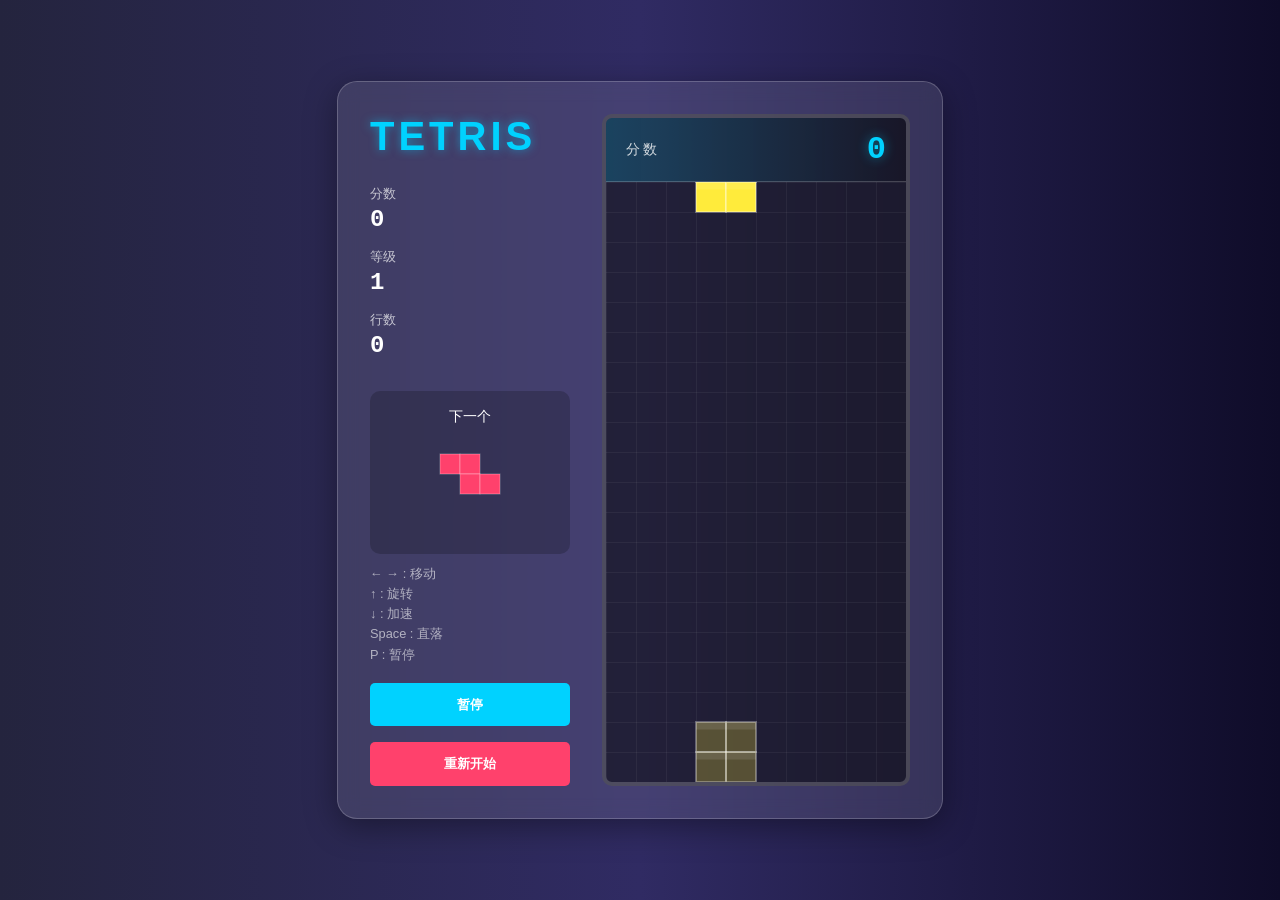
<file: index.html>
<!DOCTYPE html>
<html lang="zh-CN">
<head>
    <meta charset="UTF-8">
    <meta name="viewport" content="width=device-width, initial-scale=1.0">
    <title>Web Tetris</title>
    <link rel="stylesheet" href="style.css">
</head>
<body>
    <div class="game-container">
        <div class="game-info">
            <h1>TETRIS</h1>
            <div class="stats">
                <div class="stat-item">
                    <label>分数</label>
                    <div id="score">0</div>
                </div>
                <div class="stat-item">
                    <label>等级</label>
                    <div id="level">1</div>
                </div>
                <div class="stat-item">
                    <label>行数</label>
                    <div id="lines">0</div>
                </div>
            </div>
            <div class="next-piece">
                <label>下一个</label>
                <canvas id="next-canvas" width="100" height="100"></canvas>
            </div>
            <div class="controls-hint">
                <p>← → : 移动</p>
                <p>↑ : 旋转</p>
                <p>↓ : 加速</p>
                <p>Space : 直落</p>
                <p>P : 暂停</p>
            </div>
            <button id="pause-btn">暂停</button>
            <button id="restart-btn">重新开始</button>
        </div>
        <div class="canvas-wrapper">
            <canvas id="game-canvas" width="300" height="600"></canvas>
            <div id="overlay" class="hidden">
                <div class="overlay-content">
                    <div id="overlay-text">已暂停</div>
                    <div id="overlay-score" class="overlay-score hidden">最终得分：0</div>
                </div>
            </div>
        </div>
    </div>
    <script src="script.js"></script>
</body>
</html>
</file>
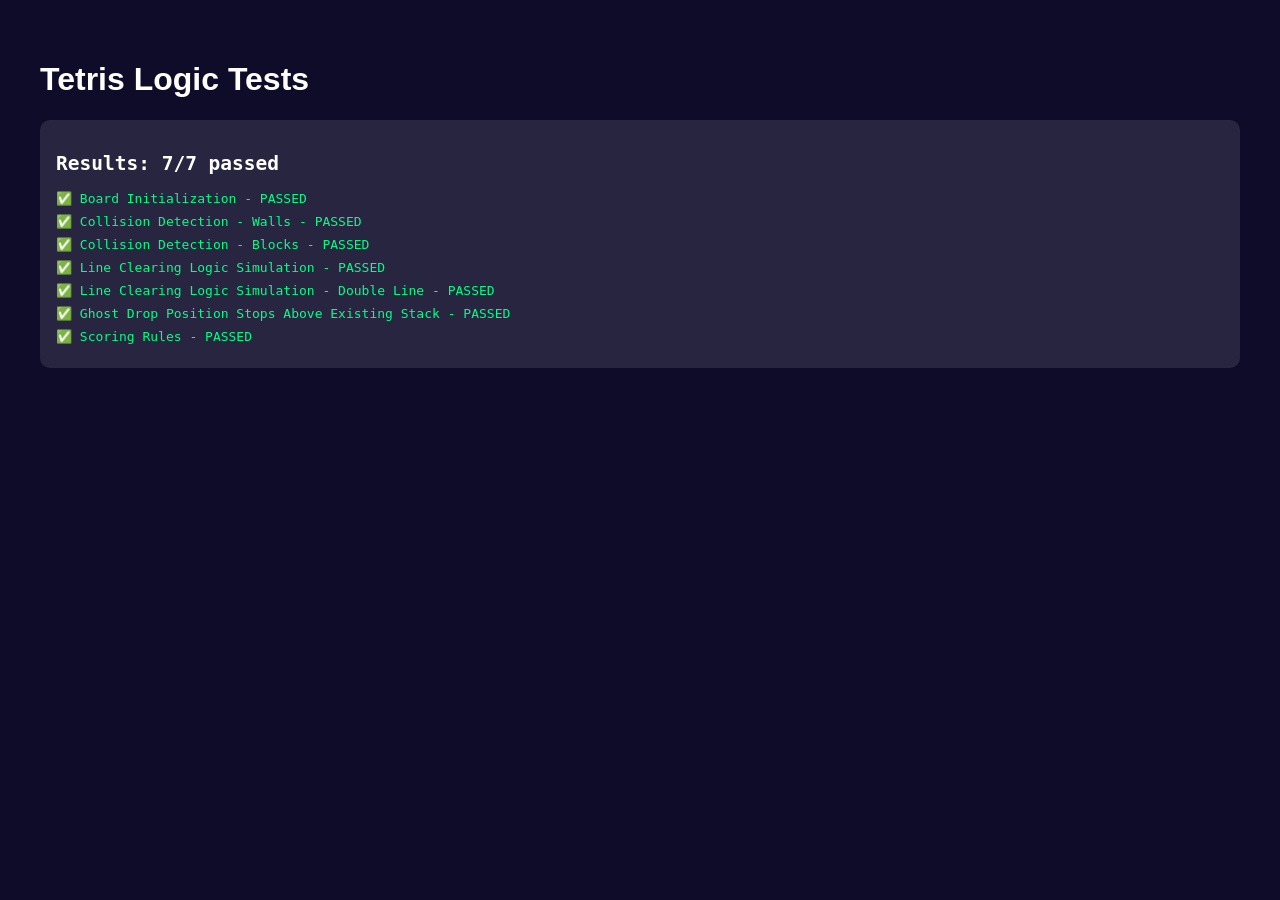
<file: test.html>
<!DOCTYPE html>
<html lang="zh-CN">
<head>
    <meta charset="UTF-8">
    <title>Tetris Logic Tests</title>
    <style>
        body {
            background-color: #0f0c29;
            color: #fff;
            font-family: sans-serif;
            padding: 2rem;
        }
        #results {
            background: rgba(255, 255, 255, 0.1);
            padding: 1rem;
            border-radius: 10px;
        }
        div { margin: 0.5rem 0; font-family: monospace; }
    </style>
</head>
<body>
    <h1>Tetris Logic Tests</h1>
    <div id="results"></div>
    <script src="test.js"></script>
</body>
</html>
</file>
<file: style.css>
:root {
    --bg-color: #0f0c29;
    --card-bg: rgba(255, 255, 255, 0.1);
    --text-color: #fff;
    --accent-color: #00d2ff;
    --border-color: rgba(255, 255, 255, 0.2);
    --grid-line: rgba(255, 255, 255, 0.05);
    --score-banner-height: 64px;
}

body {
    margin: 0;
    padding: 0;
    font-family: 'Segoe UI', Tahoma, Geneva, Verdana, sans-serif;
    background: linear-gradient(to right, #24243e, #302b63, #0f0c29);
    color: var(--text-color);
    display: flex;
    justify-content: center;
    align-items: center;
    min-height: 100vh;
    overflow: hidden;
}

.game-container {
    display: flex;
    gap: 2rem;
    padding: 2rem;
    background: var(--card-bg);
    backdrop-filter: blur(10px);
    border-radius: 20px;
    border: 1px solid var(--border-color);
    box-shadow: 0 8px 32px 0 rgba(0, 0, 0, 0.37);
}

.game-info {
    display: flex;
    flex-direction: column;
    width: 200px;
}

h1 {
    margin-top: 0;
    font-size: 2.5rem;
    letter-spacing: 4px;
    color: var(--accent-color);
    text-shadow: 0 0 10px rgba(0, 210, 255, 0.5);
}

.stat-item {
    margin-bottom: 1rem;
}

.stat-item label {
    display: block;
    font-size: 0.8rem;
    opacity: 0.7;
    margin-bottom: 0.2rem;
}

.stat-item div {
    font-size: 1.5rem;
    font-weight: bold;
    font-family: 'Courier New', Courier, monospace;
    transition: transform 0.18s ease, color 0.18s ease, text-shadow 0.18s ease;
}

.next-piece {
    margin-top: 1rem;
    padding: 1rem;
    background: rgba(0, 0, 0, 0.2);
    border-radius: 10px;
    text-align: center;
}

.next-piece label {
    display: block;
    margin-bottom: 0.5rem;
    font-size: 0.9rem;
}

#next-canvas {
    background: transparent;
}

.controls-hint {
    margin-top: auto;
    font-size: 0.8rem;
    opacity: 0.6;
}

.controls-hint p {
    margin: 0.2rem 0;
}

button {
    margin-top: 1rem;
    padding: 0.8rem;
    border: none;
    border-radius: 5px;
    background: var(--accent-color);
    color: #fff;
    font-weight: bold;
    cursor: pointer;
    transition: all 0.2s;
}

button:hover {
    filter: brightness(1.1);
    transform: translateY(-2px);
}

button:active {
    transform: translateY(0);
}

#restart-btn {
    background: #ff416c;
}

.canvas-wrapper {
    display: flex;
    flex-direction: column;
    position: relative;
    border: 4px solid var(--border-color);
    border-radius: 10px;
    background: rgba(0, 0, 0, 0.5);
    overflow: hidden;
}

.canvas-score {
    height: var(--score-banner-height);
    display: flex;
    align-items: center;
    justify-content: space-between;
    padding: 0 1.25rem;
    background: linear-gradient(90deg, rgba(0, 210, 255, 0.2), rgba(0, 0, 0, 0.15));
    border-bottom: 1px solid var(--border-color);
    box-sizing: border-box;
}

.canvas-score-label {
    font-size: 0.85rem;
    letter-spacing: 0.2rem;
    opacity: 0.8;
}

.canvas-score-value {
    font-size: 2rem;
    font-weight: bold;
    font-family: 'Courier New', Courier, monospace;
    color: var(--accent-color);
    text-shadow: 0 0 12px rgba(0, 210, 255, 0.45);
    transition: transform 0.18s ease, color 0.18s ease, text-shadow 0.18s ease;
}

.score-pop {
    animation: score-pop 0.28s ease;
}

@keyframes score-pop {
    0% {
        transform: scale(1);
        color: inherit;
        text-shadow: inherit;
    }
    45% {
        transform: scale(1.16);
        color: #ffeb3b;
        text-shadow: 0 0 18px rgba(255, 235, 59, 0.75);
    }
    100% {
        transform: scale(1);
        color: inherit;
        text-shadow: inherit;
    }
}

.playfield-shell {
    position: relative;
}

#game-canvas {
    display: block;
    background-image: 
        linear-gradient(var(--grid-line) 1px, transparent 1px),
        linear-gradient(90deg, var(--grid-line) 1px, transparent 1px);
    background-size: 30px 30px;
}

#overlay {
    position: absolute;
    top: 0;
    left: 0;
    width: 100%;
    height: 100%;
    background: rgba(0, 0, 0, 0.7);
    display: flex;
    justify-content: center;
    align-items: center;
    transition: opacity 0.3s, visibility 0.3s;
    z-index: 10;
    visibility: visible;
    opacity: 1;
}

#overlay.hidden {
    visibility: hidden;
    opacity: 0;
}

#overlay-text {
    font-size: 2.5rem;
    font-weight: bold;
    color: #fff;
    text-shadow: 0 0 20px rgba(255, 255, 255, 0.5);
}

.overlay-content {
    display: flex;
    flex-direction: column;
    align-items: center;
    gap: 0.8rem;
    text-align: center;
}

.overlay-score {
    font-size: 1.2rem;
    color: var(--accent-color);
    font-family: 'Courier New', Courier, monospace;
    letter-spacing: 0.08rem;
}
</file>
